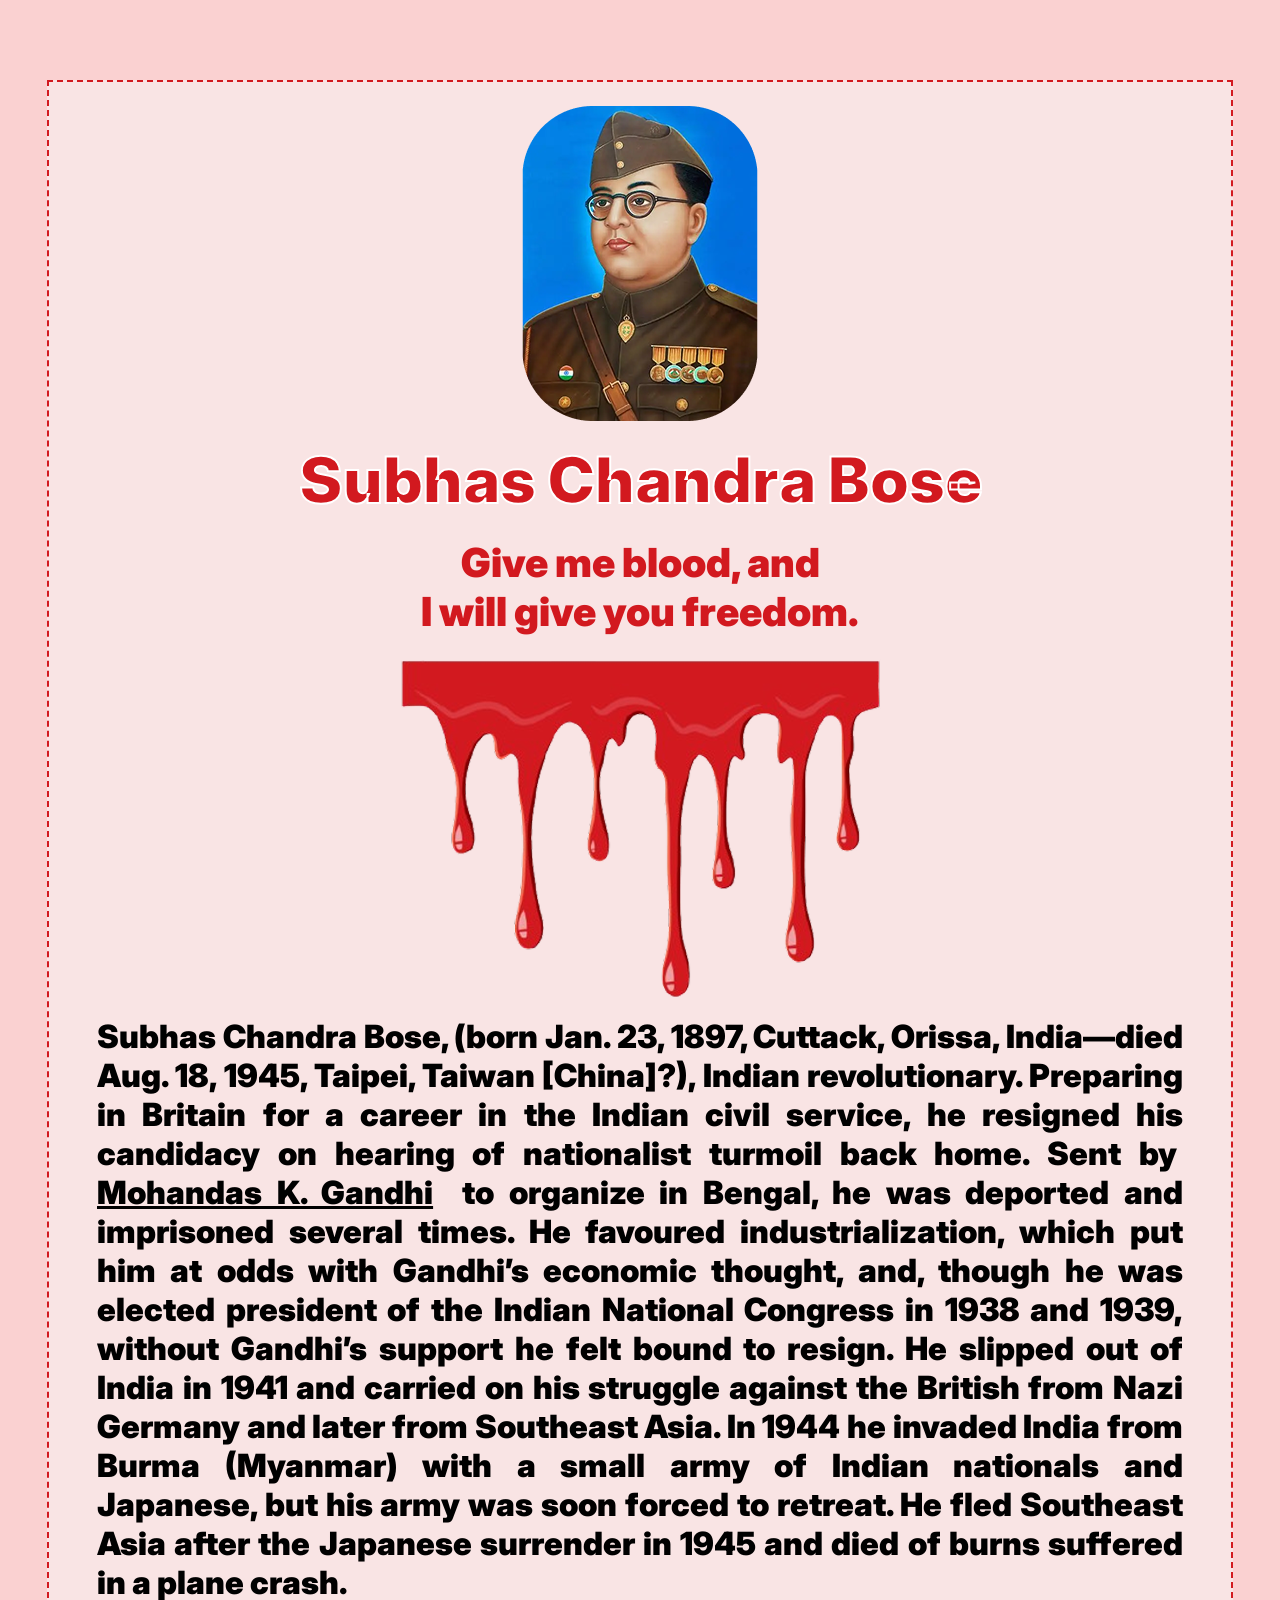
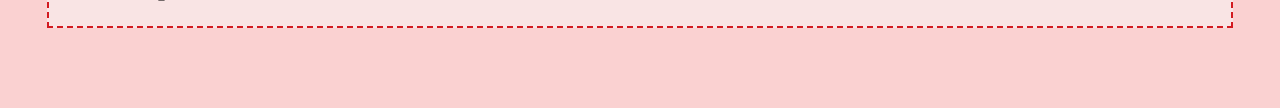
<file: project 1/index.html>
<!DOCTYPE html>
<html lang="en">
<head>
    <meta charset="UTF-8">
    <meta name="viewport" content="width=device-width, initial-scale=1.0">
    <title>Tribute website</title>
    <link rel="stylesheet" href="style.css">
</head>
<body>
    <section>
        <img src="./images/hero.png" alt="Subhas Chandra Bose">
        <h1>Subhas Chandra Bose</h1>
        <h2>Give me blood, and <br> I will give you freedom.</h2>
        <img src="./images/blood_art.png" alt="">
        <p>
             Subhas Chandra Bose, (born Jan. 23, 1897, Cuttack, Orissa, India—died
        Aug. 18, 1945, Taipei, Taiwan [China]?), Indian revolutionary. Preparing
        in Britain for a career in the Indian civil service, he resigned his
        candidacy on hearing of nationalist turmoil back home. Sent by  <u>Mohandas
        K. Gandhi</u>  to organize in Bengal, he was deported and imprisoned several
        times. He favoured industrialization, which put him at odds with
        Gandhi’s economic thought, and, though he was elected president of
        the Indian National Congress in 1938 and 1939, without Gandhi’s support
        he felt bound to resign. He slipped out of India in 1941 and carried on
        his struggle against the British from Nazi Germany and later from
        Southeast Asia. In 1944 he invaded India from Burma (Myanmar) with a
        small army of Indian nationals and Japanese, but his army was soon
        forced to retreat. He fled Southeast Asia after the Japanese surrender
        in 1945 and died of burns suffered in a plane crash.
        </p>
    </section>
</body>
</html>
</file>
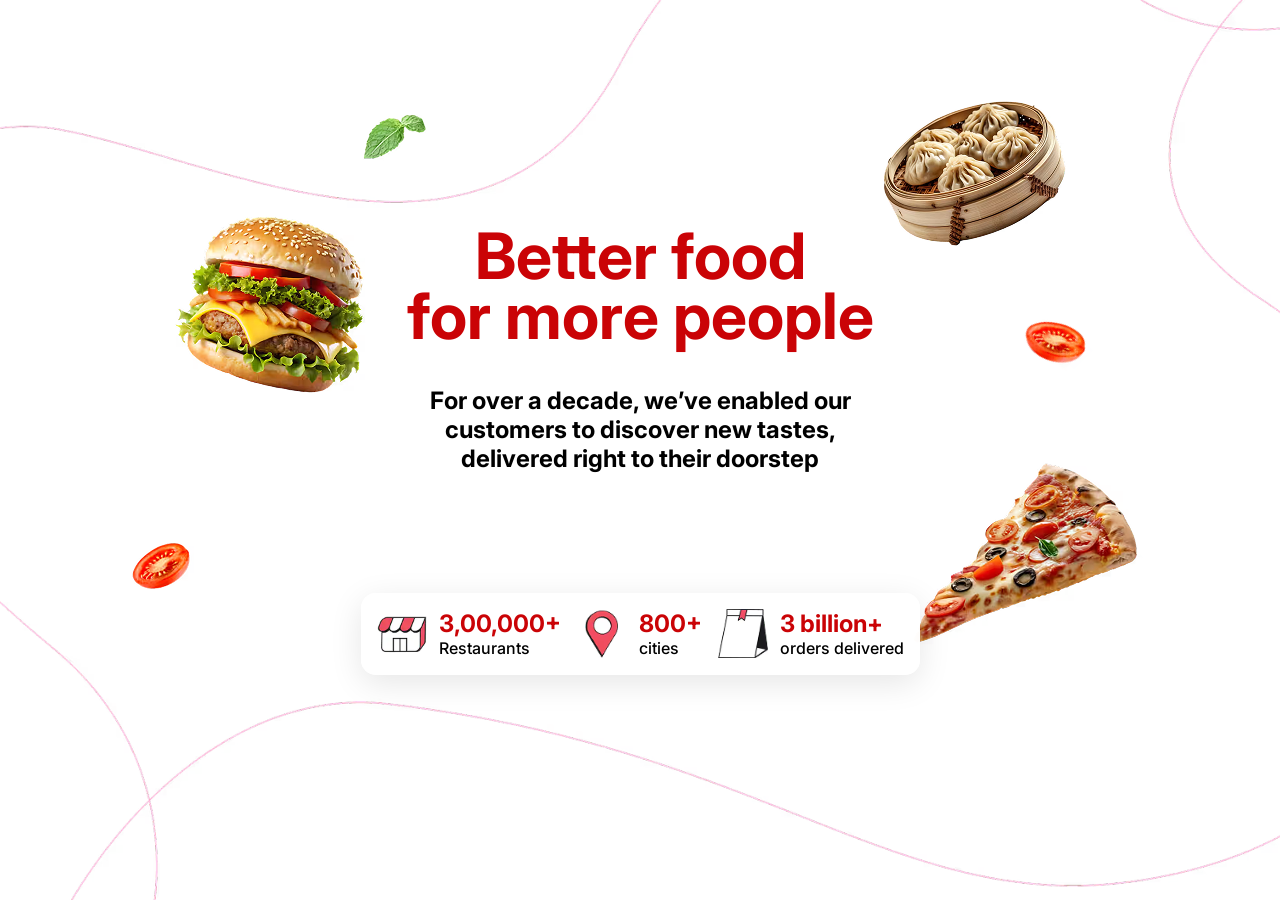
<file: project 2/index.html>
<!DOCTYPE html>
<html lang="en">
  <head>
    <meta charset="UTF-8" />
    <meta name="viewport" content="width=device-width, initial-scale=1.0" />
    <title>Food Banner</title>
    <link rel="stylesheet" href="style.css">
  </head>
  <body>
    <main>
      <div class="image_container">
        <img src="./images/bg_image.png" alt="Bg Image" />
      </div>
      <div class="content">
        <img src="./images/burger.png" class="burger" />
        <img src="./images/tomato.png" class="tomato-1" />
        <img src="./images/tomato.png" class="tomato-2" />
        <img src="./images/pizza.png" class="pizza" />
        <img src="./images/momo.png" class="momo" />
        <img src="./images/leaf.png" class="leaf" />

        <div class="center-content">
          <section class="text-content">
            <h1>
              Better food <br />
              for more people
            </h1>
            <p>
              For over a decade, we’ve enabled our customers to discover new
              tastes, delivered right to their doorstep
            </p>
          </section>
          <section class="info-section">
            <div class="info-item">
              <img
                src="./images/house.png"
                alt="Restaurant icon"
                class="info-icon"
              />
              <div class="info-text">
                <span class="info-number">3,00,000+</span>
                <span class="info-label">Restaurants</span>
              </div>
            </div>
            <div class="info-item">
              <img
                src="./images/location.png"
                alt="Location icon"
                class="info-icon"
              />
              <div class="info-text">
                <span class="info-number">800+</span>
                <span class="info-label">cities</span>
              </div>
            </div>
            <div class="info-item">
              <img
                src="./images/banner.png"
                alt="Orders icon"
                class="info-icon"
              />
              <div class="info-text">
                <span class="info-number">3 billion+</span>
                <span class="info-label">orders delivered</span>
              </div>
            </div>
          </section>
        </div>
      </div>
    </main>
  </body>
</html>
</file>
<file: project 1/style.css>
@import url("https://fonts.googleapis.com/css2?family=Inter:ital,opsz,wght@0,14..32,100..900;1,14..32,100..900&display=swap");
* {
  margin: 0;
  padding: 0;
  box-sizing: border-box;
  --red: #d2191f;
}

body {
  font-family: "inter", sans-serif;
  font-optical-sizing: auto;
  background-color: #fad1d1;
  padding: 80px 0;
}

section {
  max-width: 1186px;
  margin: 0 auto;
  display: flex;
  flex-direction: column;
  align-items: center;
  gap: 20px;
  background-color:#f9e4e4;
  padding: 24px 48px;
  border: 2px dashed var(--red);

  h1{
    font-size: 64px;
    color: var(--red);
    font-weight: 900;
    text-align: center;
    -webkit-text-stroke: 2px white;
  }

  h2{
    font-size: 40px;
    color: var(--red);
    font-weight: 900;
    text-align: center;
   
}
p{
    font-size: 32px;
    text-align: justify;
    font-weight: 900;
    color: black;
}
}
</file>
<file: project 2/style.css>
@import url("https://fonts.googleapis.com/css2?family=Inter:ital,opsz,wght@0,14..32,100..900;1,14..32,100..900&display=swap");
* {
  box-sizing: border-box;
  margin: 0;
  padding: 0;
}

body {
  font-family: "Inter", sans-serif;
  font-optical-sizing: auto;

  main {
    position: relative;
    height: 100vh;
    width: 100%;

    .image_container {
      height: 100%;
      width: 100%;
      overflow: hidden;
      position: absolute;
      img {
        height: 100%;
        width: 100%;
        object-fit: cover;
      }
    }

    .content {
      display: flex;
      height: 100%;
      width: 100%;
      justify-content: center;
      align-items: center;
      .burger {
        position: absolute;
        top: 20%;
        left: 12%;
        right: 0%;
      }
      .tomato-1 {
        position: absolute;
        top: 60%;
        left: 10%;
        right: 0%;
      }
      .tomato-2 {
        position: absolute;
        top: 35%;
        right: 15%;
        transform: rotate(45deg);
      }
      .pizza {
        position: absolute;
        top: 45%;
        right: 10%;
      }
      .momo {
        position: absolute;
        top: 6%;
        right: 15%;
      }
      .leaf {
        position: absolute;
        top: 12%;
        left: 28%;
        right: 0%;
      }

      .text-content {
        display: flex;
        flex-direction: column;
        text-align: center;
        margin-bottom: 60px;

        h1 {
          font-size: 64px;
          line-height: 60px;
          margin-bottom: 40px;
          color: #ca0306;
        }
        p {
          font-size: 24px;
          max-width: 450px;
          font-weight: bold;
          text-align: center;
          margin: 0 auto;
        }
      }

      .info-section {
        margin-top: 120px;
        display: flex;
        justify-content: center;
        align-items: center;
        gap: 16px;
        background: rgba(255, 255, 255, 0.95);
        padding: 15px;
        border-radius: 15px;
        box-shadow: 0 8px 32px rgba(0, 0, 0, 0.1);
        backdrop-filter: blur(10px);
        border: 1px solid rgba(255, 255, 255, 0.2);

        .info-item {
          display: flex;
          align-items: center;
          gap: 12px;

          .info-icon {
            width: 50px;
            height: 50px;
            object-fit: contain;
          }

          .info-text {
            display: flex;
            flex-direction: column;
            text-align: left;

            .info-number {
              font-size: 24px;
              font-weight: bold;
              color: #ca0306;
            }

            .info-label {
              font-size: 16px;
              color: black;
              font-weight: 500;
            }
          }
        }
      }
    }
  }
}
</file>
